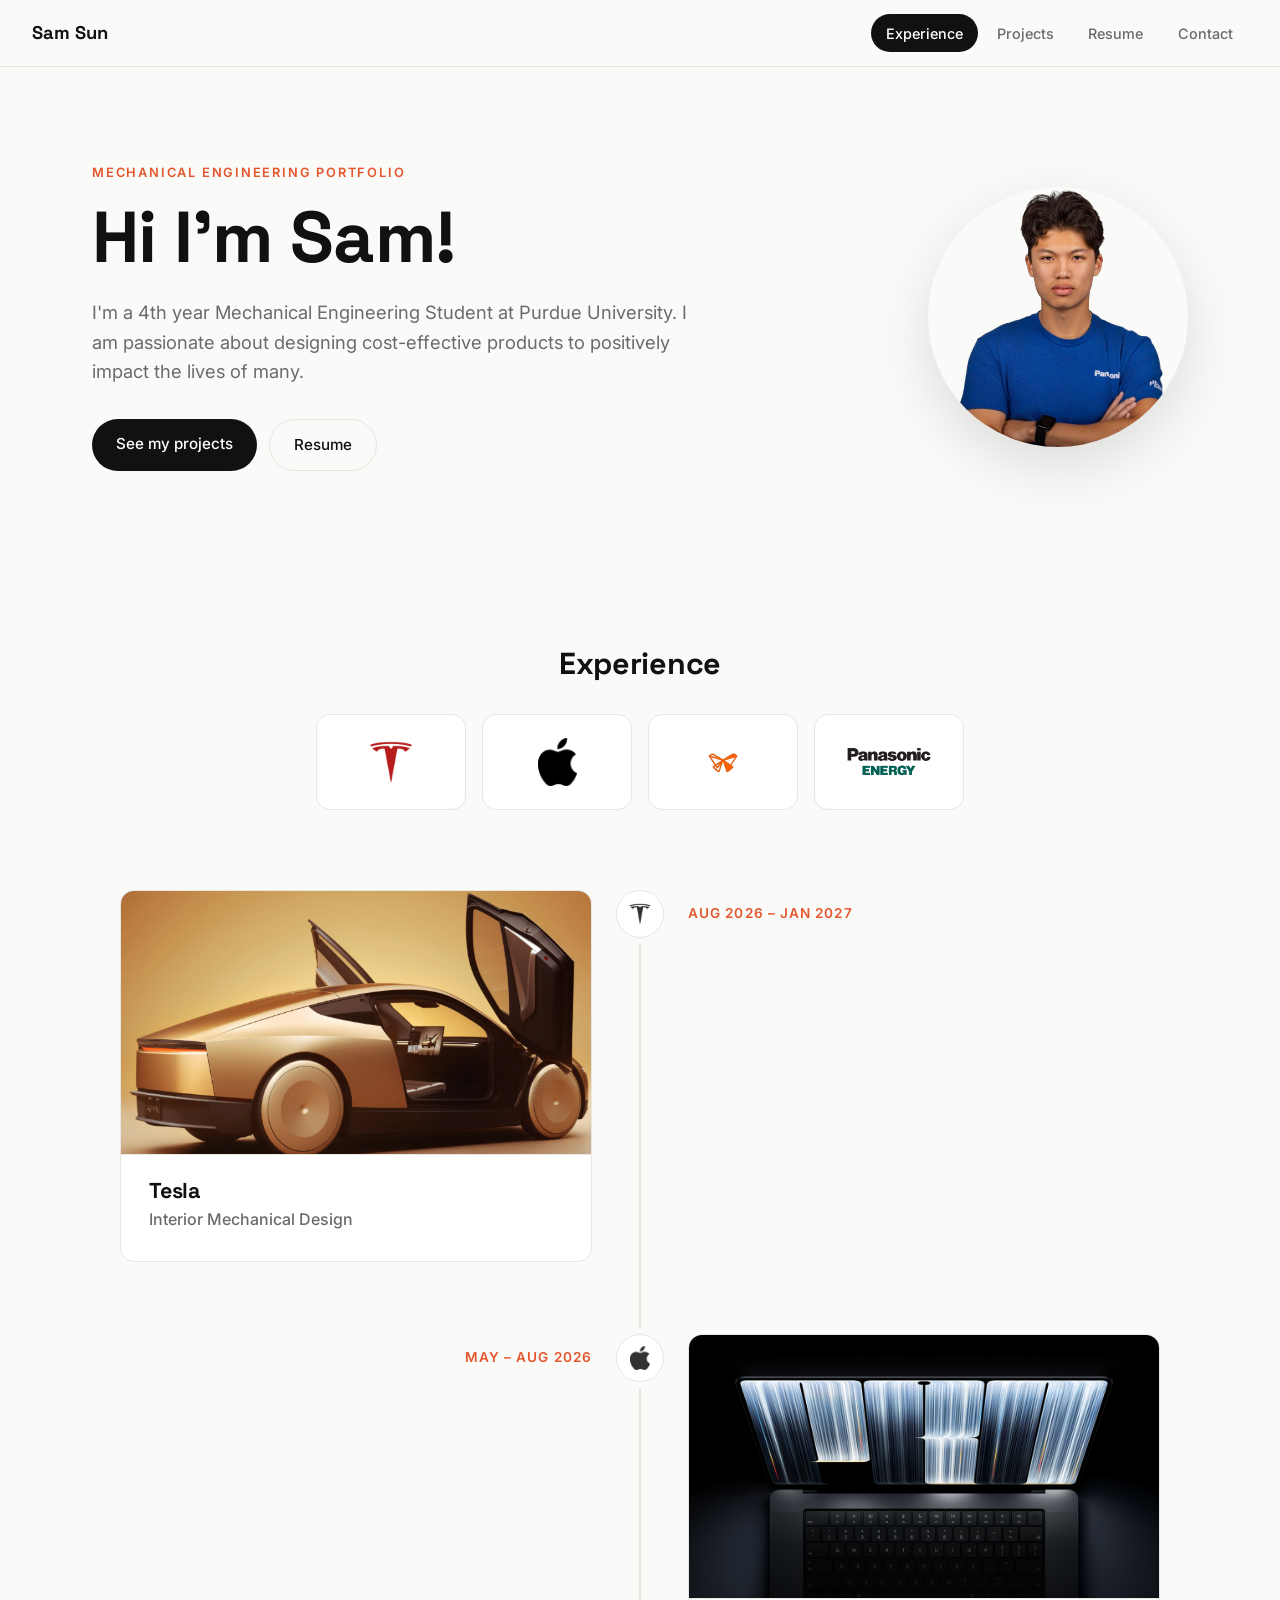
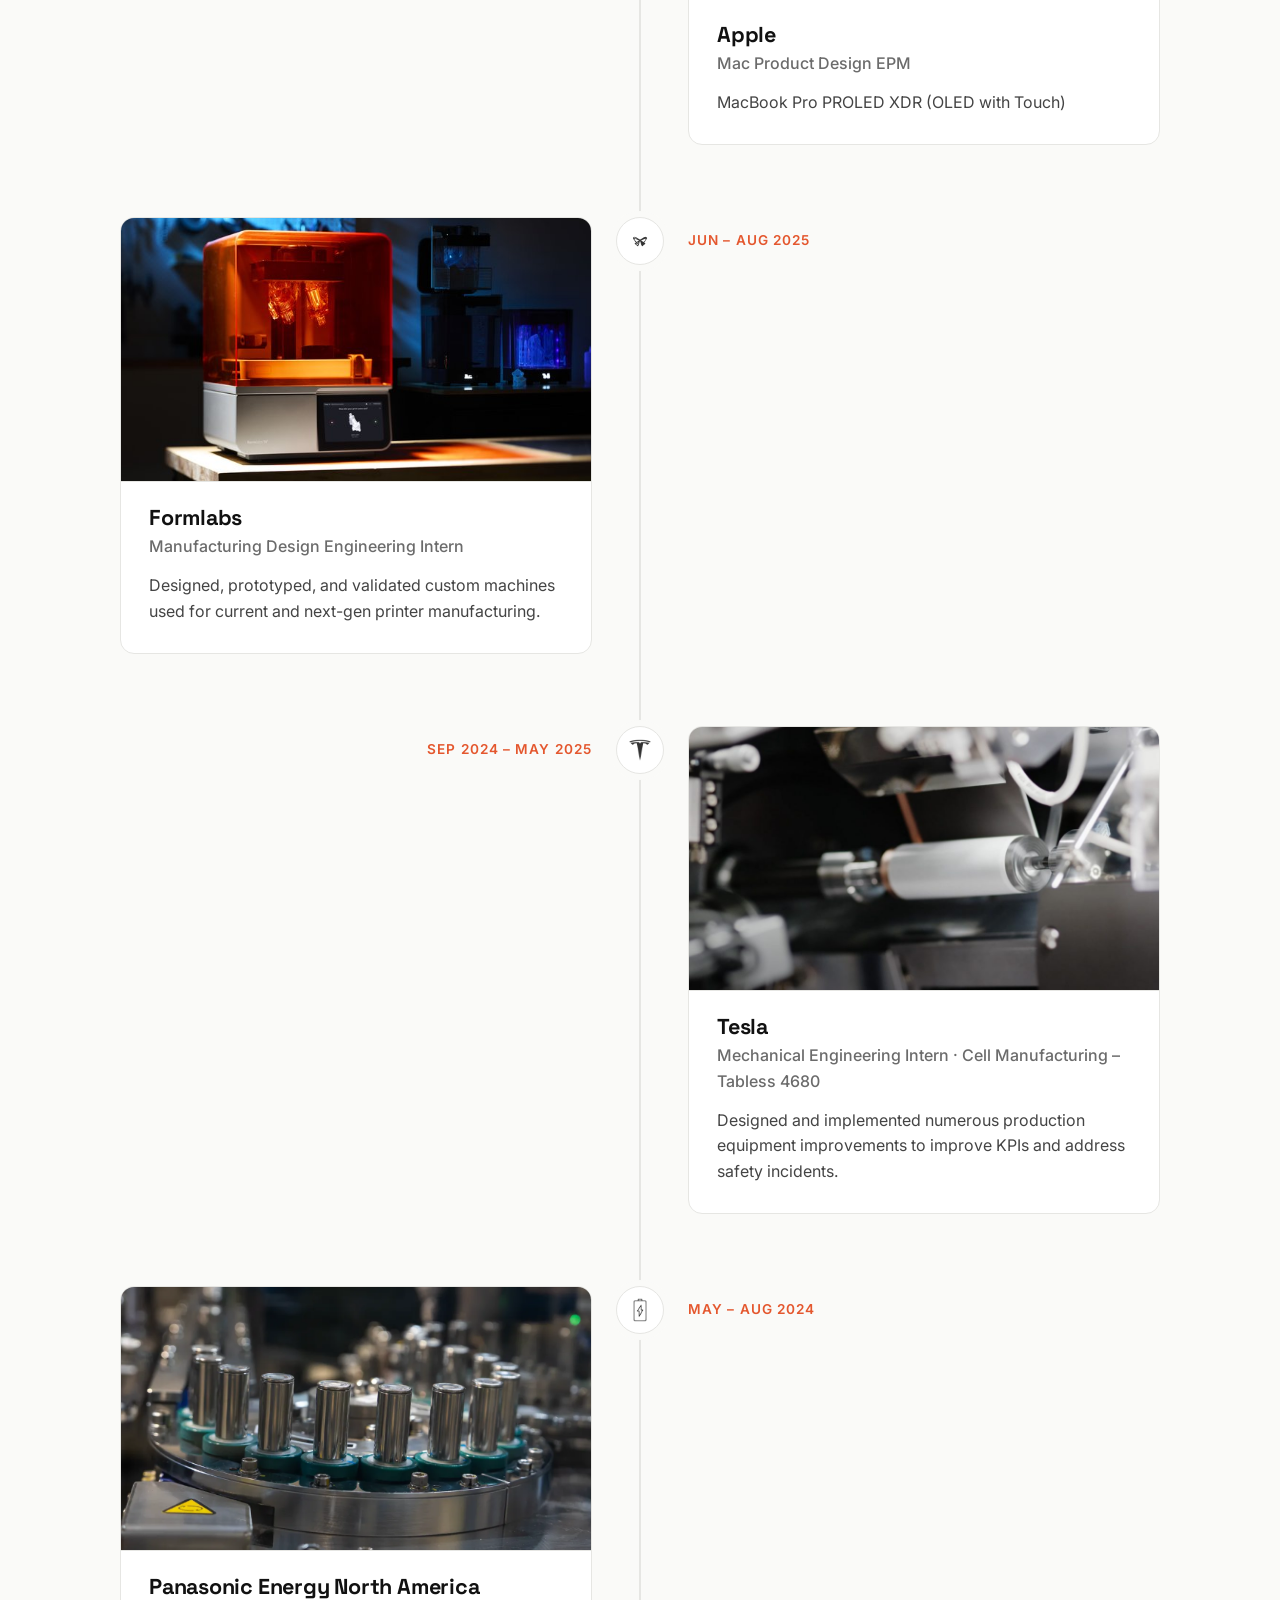
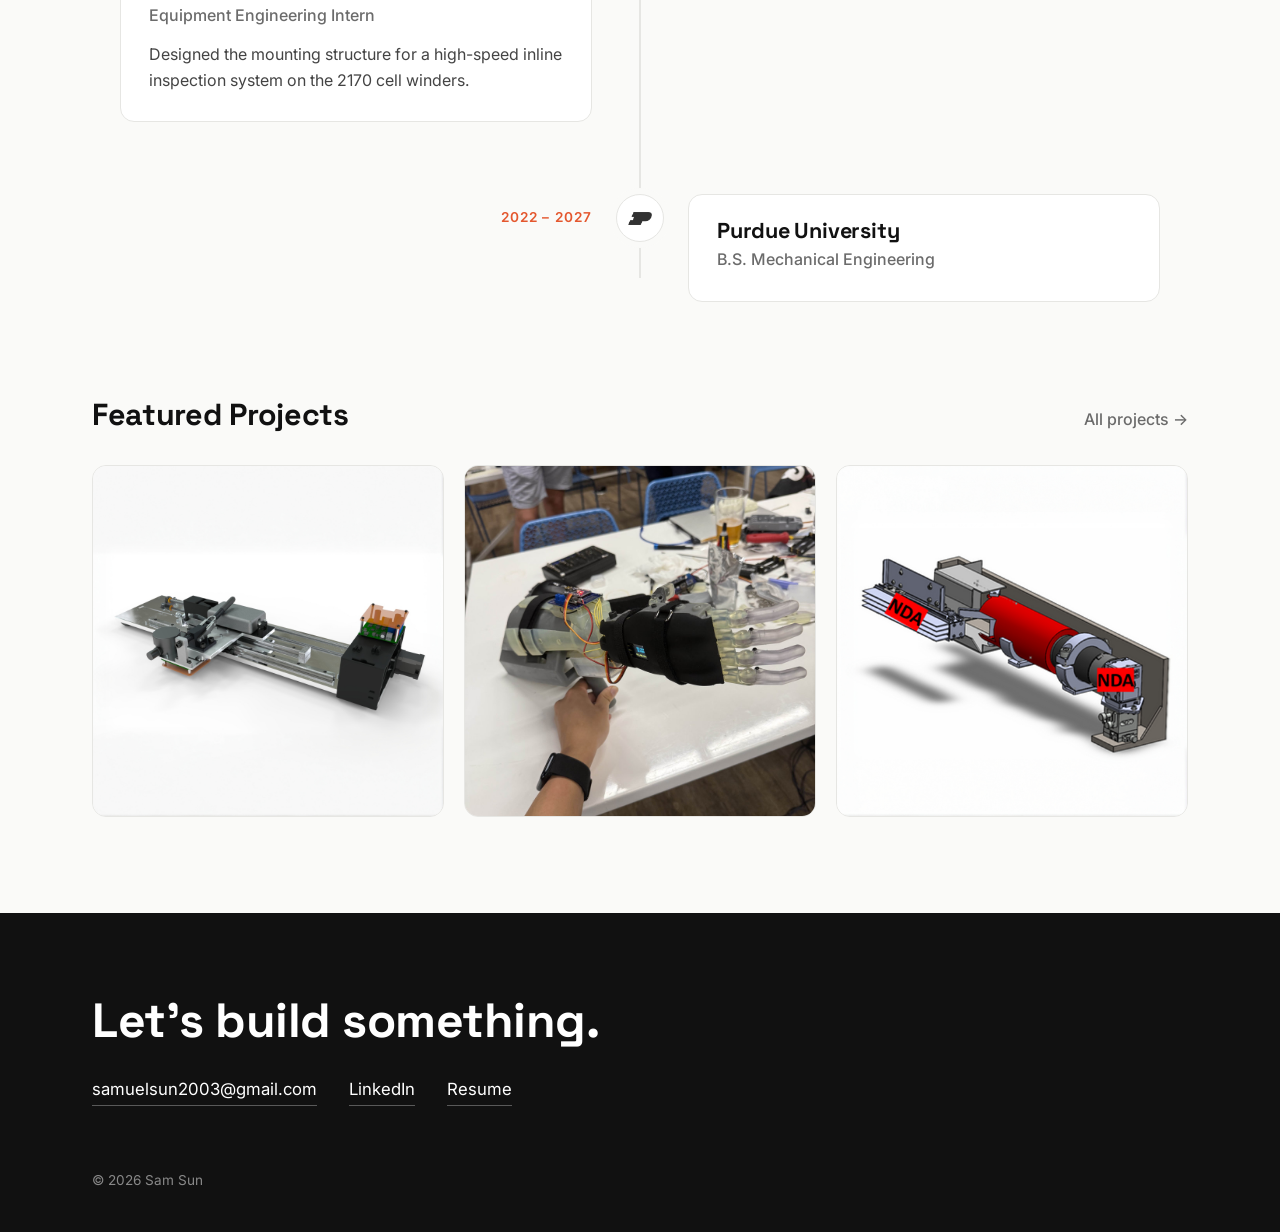
<file: index.html>
<!DOCTYPE html>
<html lang="en">
<head>
  <meta charset="UTF-8">
  <meta name="viewport" content="width=device-width, initial-scale=1">
  <title>Sam Sun | Mechanical Engineering Portfolio</title>
  <meta name="description" content="Sam Sun — Mechanical Engineering student at Purdue. Experience at Formlabs, Tesla, and Panasonic.">
  <link rel="preconnect" href="https://fonts.googleapis.com">
  <link href="https://fonts.googleapis.com/css2?family=Inter:wght@400;500;600&family=Space+Grotesk:wght@500;700&display=swap" rel="stylesheet">
  <link rel="icon" type="image/png" href="images/tab-icon.png">
  <link rel="stylesheet" href="style.css">
</head>
<body data-page="home">
  <header id="site-header" class="site-header"></header>

  <main>
    <section id="hero" class="hero wrap"></section>

    <section class="wrap">
      <h2 class="section-title center">Experience</h2>
      <div id="logo-row" class="logo-row"></div>
      <div id="experience-list" class="timeline"></div>
    </section>

    <section class="wrap">
      <div class="section-head">
        <h2 class="section-title">Featured Projects</h2>
        <a href="projects.html" class="link-arrow">All projects →</a>
      </div>
      <div id="featured" class="grid"></div>
    </section>
  </main>

  <footer id="site-footer" class="site-footer"></footer>
  <script src="data.js"></script>
  <script src="site.js"></script>
</body>
</html>
</file>
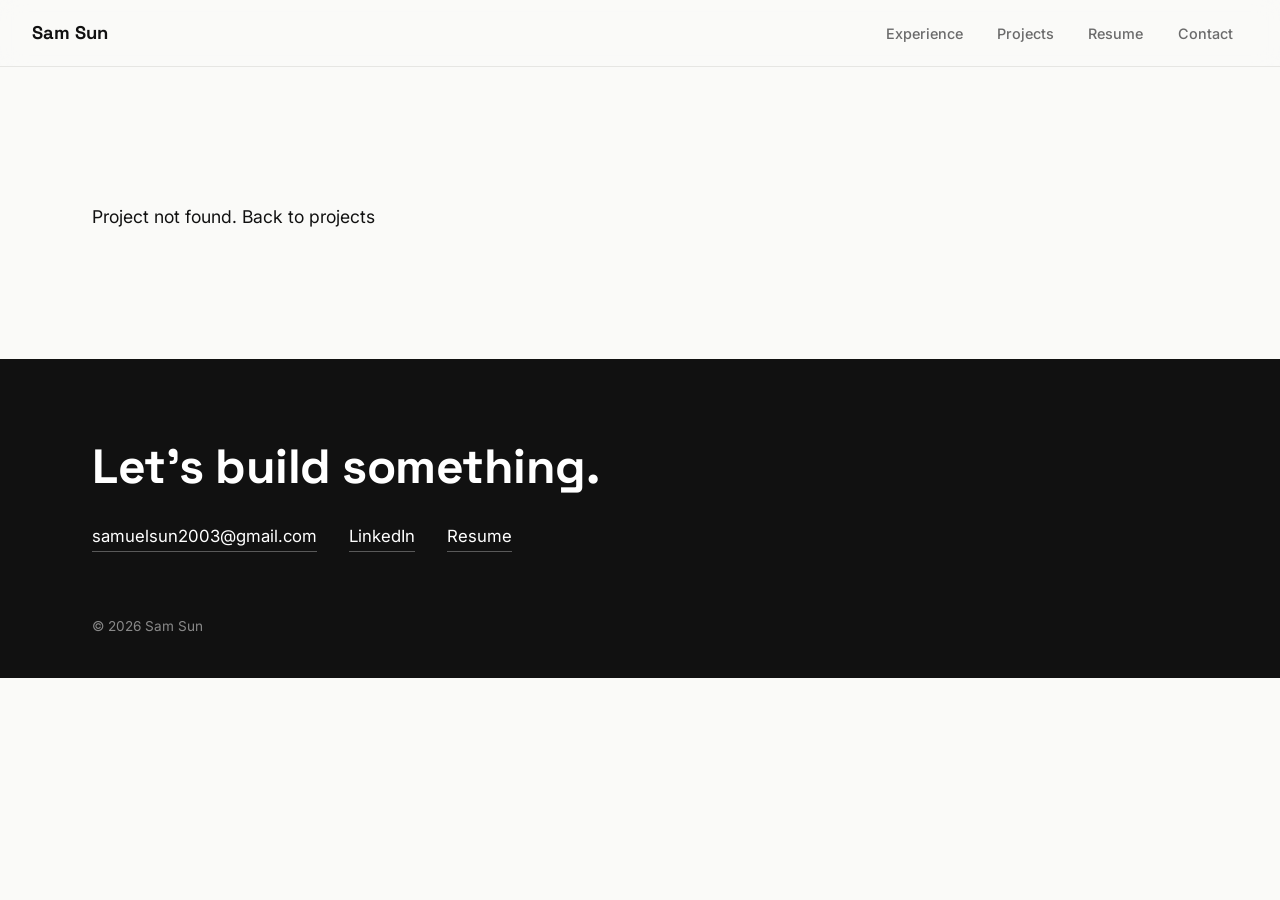
<file: project.html>
<!DOCTYPE html>
<html lang="en">
<head>
  <meta charset="UTF-8">
  <meta name="viewport" content="width=device-width, initial-scale=1">
  <title>Project | Sam Sun</title>
  <link rel="preconnect" href="https://fonts.googleapis.com">
  <link href="https://fonts.googleapis.com/css2?family=Inter:wght@400;500;600&family=Space+Grotesk:wght@500;700&display=swap" rel="stylesheet">
  <link rel="icon" type="image/png" href="images/tab-icon.png">
  <link rel="stylesheet" href="style.css">
</head>
<body data-page="project">
  <header id="site-header" class="site-header"></header>

  <main id="project" class="wrap detail"></main>

  <footer id="site-footer" class="site-footer"></footer>
  <script src="data.js"></script>
  <script src="site.js"></script>
</body>
</html>
</file>
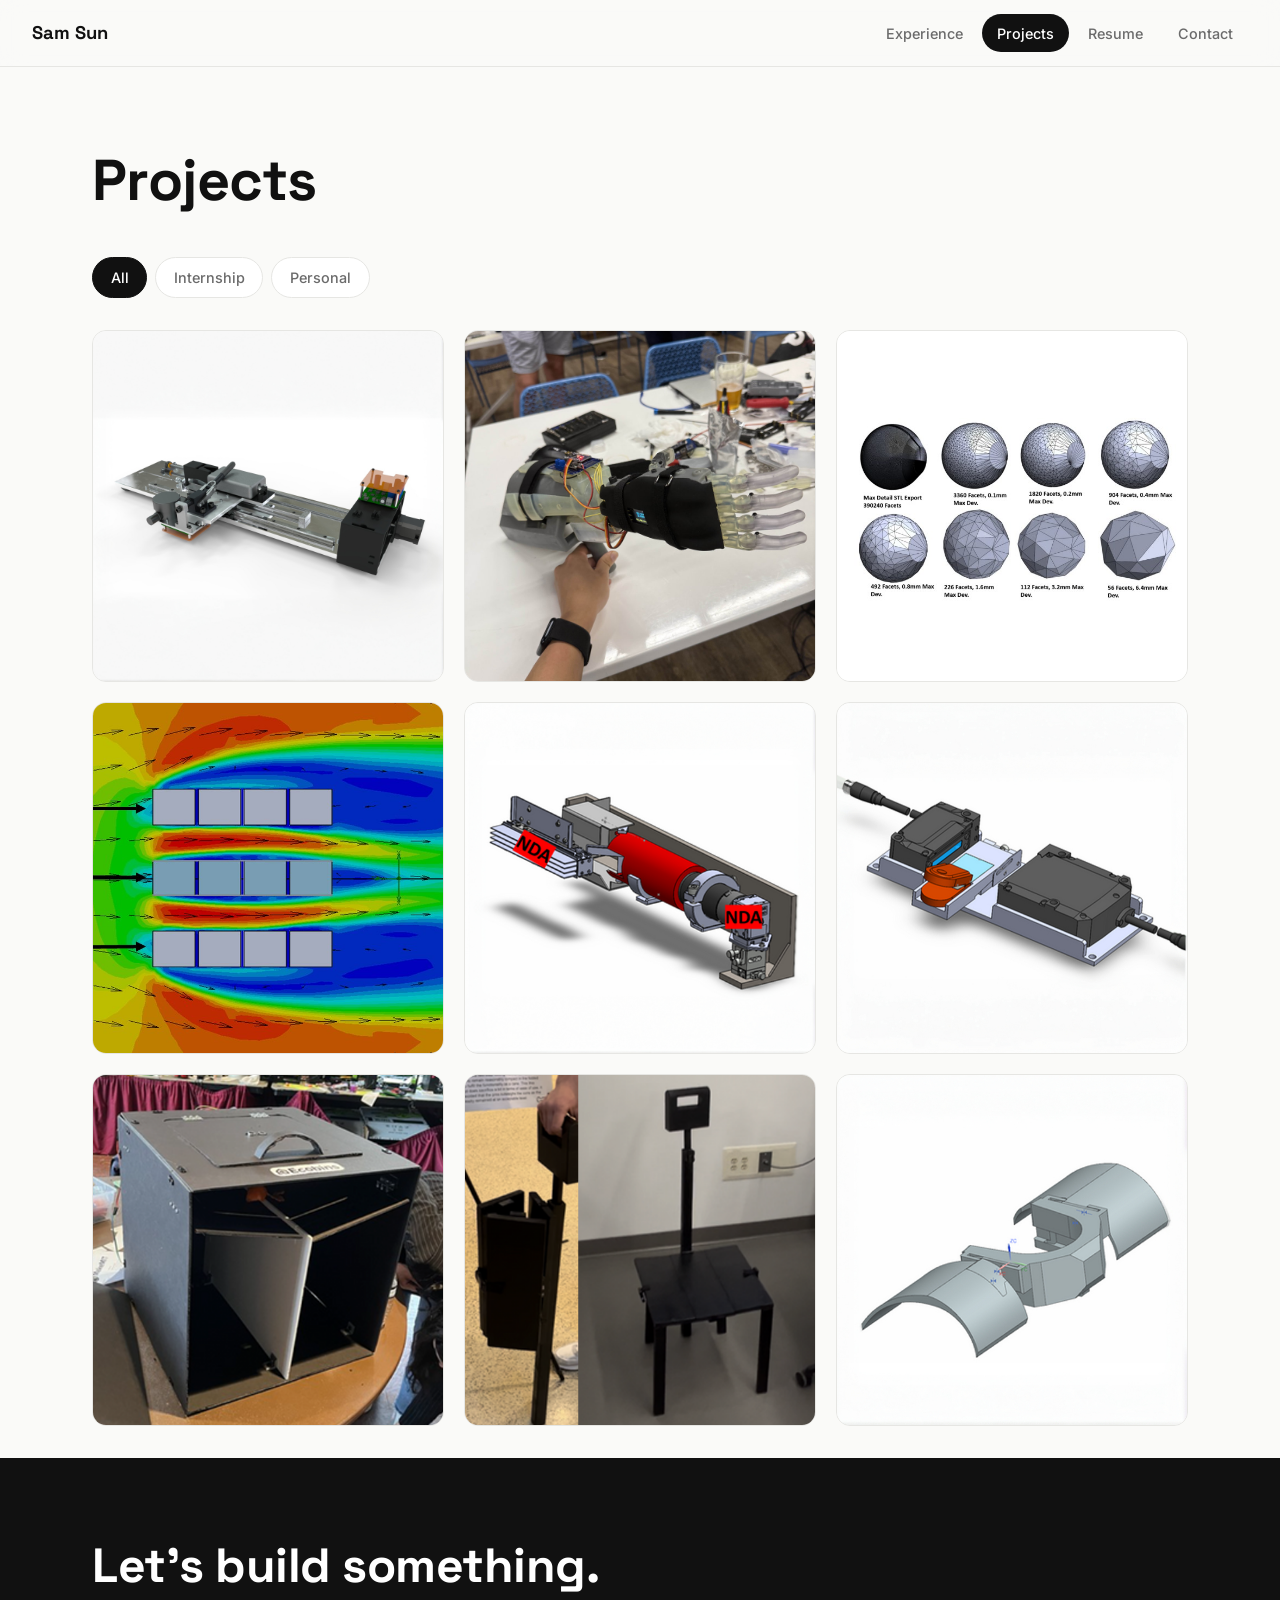
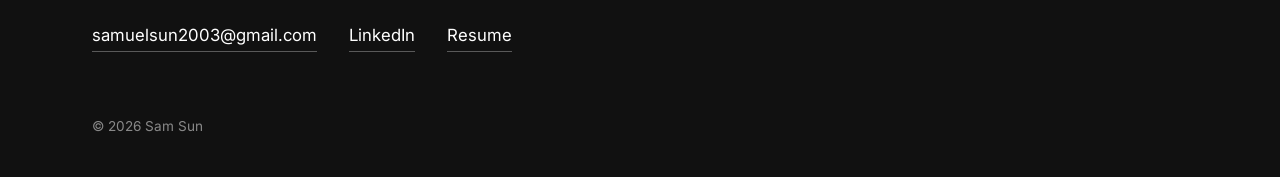
<file: projects.html>
<!DOCTYPE html>
<html lang="en">
<head>
  <meta charset="UTF-8">
  <meta name="viewport" content="width=device-width, initial-scale=1">
  <title>Projects | Sam Sun</title>
  <link rel="preconnect" href="https://fonts.googleapis.com">
  <link href="https://fonts.googleapis.com/css2?family=Inter:wght@400;500;600&family=Space+Grotesk:wght@500;700&display=swap" rel="stylesheet">
  <link rel="icon" type="image/png" href="images/tab-icon.png">
  <link rel="stylesheet" href="style.css">
</head>
<body data-page="projects">
  <header id="site-header" class="site-header"></header>

  <main class="wrap">
    <div class="page-head">
      <h1>Projects</h1>
    </div>
    <div id="filters" class="filters"></div>
    <div id="project-grid" class="grid"></div>
  </main>

  <footer id="site-footer" class="site-footer"></footer>
  <script src="data.js"></script>
  <script src="site.js"></script>
</body>
</html>
</file>
<file: style.css>
/* ---------- Theme: change these to restyle the whole site ---------- */
:root {
  --bg: #fafaf8;
  --surface: #ffffff;
  --text: #111111;
  --muted: #6b6b6b;
  --line: #e6e6e3;
  --accent: #e4572e;
  --overlay: rgba(12, 12, 14, 0.82);
  --radius: 14px;
  --max: 1160px;
  --font-head: "Space Grotesk", system-ui, sans-serif;
  --font-body: "Inter", system-ui, sans-serif;
}

* { box-sizing: border-box; margin: 0; padding: 0; }
html { scroll-behavior: smooth; }
body {
  font-family: var(--font-body);
  background: var(--bg);
  color: var(--text);
  line-height: 1.6;
  -webkit-font-smoothing: antialiased;
}
a { color: inherit; text-decoration: none; }
img { display: block; max-width: 100%; }
h1, h2, h3 { font-family: var(--font-head); line-height: 1.15; letter-spacing: -0.01em; }
.wrap { max-width: var(--max); margin: 0 auto; padding: 0 2rem; }
.eyebrow { font-size: 0.8rem; font-weight: 600; letter-spacing: 0.14em; text-transform: uppercase; color: var(--accent); margin-bottom: 0.75rem; }
.lead { font-size: 1.15rem; color: var(--muted); max-width: 620px; }

/* ---------- Header / tabs ---------- */
.site-header {
  position: sticky; top: 0; z-index: 50;
  display: flex; align-items: center; justify-content: space-between;
  padding: 0.9rem 2rem;
  background: rgba(250, 250, 248, 0.85);
  backdrop-filter: saturate(180%) blur(12px);
  border-bottom: 1px solid var(--line);
}
.brand { font-family: var(--font-head); font-weight: 700; font-size: 1.15rem; }
.tabs { display: flex; gap: 0.25rem; }
.tabs a {
  padding: 0.45rem 0.95rem; border-radius: 999px;
  font-size: 0.9rem; font-weight: 500; color: var(--muted);
  transition: background 0.2s, color 0.2s;
}
.tabs a:hover { color: var(--text); background: #efefec; }
.tabs a.active { color: #fff; background: var(--text); }

/* ---------- Buttons ---------- */
.btn {
  display: inline-block; padding: 0.8rem 1.5rem; border-radius: 999px;
  background: var(--text); color: #fff; font-weight: 500; font-size: 0.95rem;
  transition: background 0.2s, transform 0.2s;
}
.btn:hover { background: var(--accent); transform: translateY(-1px); }
.btn-ghost { background: transparent; color: var(--text); border: 1px solid var(--line); }
.btn-ghost:hover { background: var(--surface); border-color: var(--text); }
.link-arrow { font-weight: 500; color: var(--muted); }
.link-arrow:hover { color: var(--accent); }

/* ---------- Hero ---------- */
.hero {
  display: grid; grid-template-columns: 1fr auto; align-items: center; gap: 4rem;
  padding-top: 6rem; padding-bottom: 5rem;
}
.hero h1 { font-size: clamp(2.6rem, 6vw, 4.5rem); margin-bottom: 1.25rem; }
.hero-actions { display: flex; gap: 0.75rem; margin-top: 2rem; flex-wrap: wrap; }
.avatar { width: 260px; height: 260px; border-radius: 50%; object-fit: cover; box-shadow: 0 20px 60px rgba(0,0,0,0.12); }

/* ---------- Section titles ---------- */
main > .wrap { margin-bottom: 6rem; }
.section-title { font-size: 1.9rem; margin-bottom: 2rem; }
.section-head { display: flex; justify-content: space-between; align-items: baseline; }

/* ---------- Experience: logo row + timeline ---------- */
.section-title.center { text-align: center; }
.logo-row { display: flex; justify-content: center; flex-wrap: wrap; gap: 1rem; margin: 0 auto 5rem; }
.logo-tile {
  width: 150px; height: 96px; display: grid; place-items: center; padding: 1.25rem 1.5rem;
  background: var(--surface); border: 1px solid var(--line); border-radius: var(--radius);
  transition: border-color 0.2s, box-shadow 0.2s, transform 0.2s;
}
.logo-tile img { max-width: 100%; max-height: 48px; object-fit: contain; }
.logo-tile:hover { border-color: #d0d0cc; box-shadow: 0 10px 30px rgba(0,0,0,0.06); transform: translateY(-2px); }

.timeline { position: relative; max-width: 1040px; margin: 0 auto; }
.timeline::before {                              /* the vertical line */
  content: ""; position: absolute; left: 50%; top: 24px; bottom: 24px;
  width: 2px; margin-left: -1px; background: var(--line);
}
.tl-item {
  position: relative; display: grid; grid-template-columns: 1fr 96px 1fr;
  align-items: start; margin-bottom: 4.5rem; scroll-margin-top: 90px;
}
.tl-item:last-child { margin-bottom: 0; }
.tl-marker {
  grid-column: 2; grid-row: 1; justify-self: center; z-index: 1;
  width: 48px; height: 48px; border-radius: 50%; display: grid; place-items: center;
  background: var(--surface); border: 1px solid var(--line);
  box-shadow: 0 0 0 6px var(--bg);              /* gap between dot and line */
}
.tl-marker img { width: 24px; height: 24px; object-fit: contain; filter: grayscale(1) brightness(0); opacity: 0.8; }
.tl-date {
  grid-row: 1; height: 48px; display: flex; align-items: center;
  font-size: 0.85rem; font-weight: 600; letter-spacing: 0.08em; text-transform: uppercase; color: var(--accent);
}
.tl-card {
  grid-row: 1; background: var(--surface); border: 1px solid var(--line);
  border-radius: var(--radius); overflow: hidden;
  transition: box-shadow 0.25s, transform 0.25s;
}
.tl-card:hover { box-shadow: 0 14px 40px rgba(0,0,0,0.07); transform: translateY(-2px); }

/* odd entries: card left, date right — even entries: flipped */
.tl-item:nth-child(odd) .tl-card { grid-column: 1; }
.tl-item:nth-child(odd) .tl-date { grid-column: 3; }
.tl-item:nth-child(even) .tl-card { grid-column: 3; }
.tl-item:nth-child(even) .tl-date { grid-column: 1; justify-content: flex-end; }

.tl-photo { aspect-ratio: 16 / 9; background: #f0f0ed; border-bottom: 1px solid var(--line); }
.tl-photo img { width: 100%; height: 100%; object-fit: cover; }
.tl-photo.empty { display: grid; place-items: center; }
.tl-photo.empty img { width: 64px; height: 64px; object-fit: contain; opacity: 0.12; filter: grayscale(1); }
.tl-body { padding: 1.5rem 1.75rem 1.75rem; }
.tl-date-inline { display: none; }
.tl-body h3 { font-size: 1.35rem; }
.tl-role { font-weight: 500; color: var(--muted); margin-top: 0.2rem; }
.tl-summary { margin-top: 0.85rem; color: #444; }
.tl-more { display: inline-block; margin-top: 1rem; font-weight: 600; font-size: 0.9rem; color: var(--accent); }
.tl-more:hover { text-decoration: underline; }

/* ---------- Project grid + hover cards ---------- */
.grid { display: grid; grid-template-columns: repeat(auto-fill, minmax(320px, 1fr)); gap: 1.25rem; }
.card {
  position: relative; display: block; overflow: hidden;
  border-radius: var(--radius); aspect-ratio: 1 / 1; background: #fff;
  border: 1px solid var(--line);
}
.card[hidden] { display: none; }
.card img { width: 100%; height: 100%; object-fit: cover; transition: transform 0.6s ease; }
.card-overlay {
  position: absolute; inset: 0;
  display: flex; flex-direction: column; justify-content: flex-end;
  padding: 1.75rem; color: #fff;
  background: var(--overlay);
  opacity: 0; transition: opacity 0.35s ease;
}
.card-overlay > * { transform: translateY(14px); transition: transform 0.4s ease; }
.card-cat { font-size: 0.75rem; font-weight: 600; letter-spacing: 0.12em; text-transform: uppercase; color: var(--accent); }
.card-overlay h3 { font-size: 1.45rem; margin: 0.4rem 0 0.6rem; }
.card-overlay p { font-size: 0.95rem; color: rgba(255,255,255,0.8); }
.card-more { margin-top: 1rem; font-size: 0.85rem; font-weight: 600; }
.card:hover img, .card:focus-visible img { transform: scale(1.06); }
.card:hover .card-overlay, .card:focus-visible .card-overlay { opacity: 1; }
.card:hover .card-overlay > *, .card:focus-visible .card-overlay > * { transform: none; }

/* Phones/tablets can't hover: always show the title on a gradient */
@media (hover: none) {
  .card-overlay { opacity: 1; background: linear-gradient(to top, rgba(0,0,0,0.85) 0%, rgba(0,0,0,0) 60%); }
  .card-overlay > * { transform: none; }
  .card-overlay p, .card-more { display: none; }
}

/* ---------- Projects page ---------- */
.page-head { padding: 5rem 0 2rem; }
.page-head h1 { font-size: clamp(2.4rem, 5vw, 3.6rem); margin-bottom: 0.75rem; }
.filters { display: flex; gap: 0.5rem; flex-wrap: wrap; margin-bottom: 2rem; }
.filters button {
  font: inherit; font-size: 0.9rem; font-weight: 500; cursor: pointer;
  padding: 0.5rem 1.1rem; border-radius: 999px;
  border: 1px solid var(--line); background: var(--surface); color: var(--muted);
  transition: all 0.2s;
}
.filters button:hover { color: var(--text); border-color: var(--text); }
.filters button.active { background: var(--text); color: #fff; border-color: var(--text); }

/* ---------- Project detail ---------- */
.detail { padding-top: 2.5rem; }
.back { font-size: 0.9rem; font-weight: 500; color: var(--muted); }
.back:hover { color: var(--accent); }
.detail-hero { padding: 3rem 0 3.5rem; border-bottom: 1px solid var(--line); margin-bottom: 1rem; }
.detail-hero h1 { font-size: clamp(2.2rem, 5vw, 3.6rem); margin-bottom: 1rem; max-width: 900px; }
.tags { display: flex; gap: 0.5rem; flex-wrap: wrap; margin-top: 1.5rem; }
.tags span { font-size: 0.8rem; font-weight: 500; padding: 0.3rem 0.8rem; border-radius: 999px; background: #efefec; }
.detail-row {
  display: grid; grid-template-columns: 1fr 1.2fr; gap: 3.5rem; align-items: center;
  padding: 3rem 0;
}
.detail-row.flip .detail-text { order: 2; }
.detail-row.no-img { grid-template-columns: 1fr; }
.detail-text h2 { font-size: 0.85rem; letter-spacing: 0.14em; text-transform: uppercase; color: var(--accent); margin-bottom: 1rem; font-family: var(--font-body); font-weight: 600; }
.detail-text ul { list-style: none; display: flex; flex-direction: column; gap: 0.9rem; }
.detail-text li { position: relative; padding-left: 1.4rem; font-size: 1.05rem; }
.detail-text li::before { content: ""; position: absolute; left: 0; top: 0.65em; width: 7px; height: 7px; border-radius: 50%; background: var(--accent); }
.detail-text a { color: var(--accent); text-decoration: underline; }
.detail-row figure { background: var(--surface); border: 1px solid var(--line); border-radius: var(--radius); overflow: hidden; }
.detail-row figure img { width: 100%; max-height: 560px; object-fit: contain; margin: 0 auto; }
.detail-row figure video { display: block; width: 100%; max-height: 560px; object-fit: contain; }
.pager { display: grid; grid-template-columns: 1fr 1fr; gap: 1.25rem; margin-top: 3rem; padding-top: 2.5rem; border-top: 1px solid var(--line); }
.pager a { padding: 1.25rem 1.5rem; border: 1px solid var(--line); border-radius: var(--radius); background: var(--surface); font-family: var(--font-head); font-weight: 500; font-size: 1.1rem; transition: border-color 0.2s; }
.pager a:hover { border-color: var(--accent); }
.pager small { display: block; font-family: var(--font-body); font-size: 0.8rem; color: var(--muted); margin-bottom: 0.25rem; }
.pager .next { text-align: right; }
.missing { padding: 6rem 0; font-size: 1.1rem; }

/* ---------- Footer ---------- */
.site-footer { background: var(--text); color: #fff; margin-top: 2rem; }
.footer-inner { max-width: var(--max); margin: 0 auto; padding: 5rem 2rem 2.5rem; }
.footer-inner h2 { font-size: clamp(2rem, 4vw, 3rem); margin-bottom: 1.75rem; }
.footer-links { display: flex; gap: 2rem; flex-wrap: wrap; font-size: 1.05rem; }
.footer-links a { border-bottom: 1px solid rgba(255,255,255,0.3); padding-bottom: 2px; }
.footer-links a:hover { color: var(--accent); border-color: var(--accent); }
.copy { margin-top: 4rem; font-size: 0.85rem; color: rgba(255,255,255,0.5); }

/* ---------- Mobile ---------- */
@media (max-width: 760px) {
  .wrap { padding: 0 1.25rem; }
  .site-header { padding: 0.75rem 1.25rem; flex-direction: column; gap: 0.5rem; }
  .tabs a { padding: 0.4rem 0.7rem; font-size: 0.85rem; }
  .hero { grid-template-columns: 1fr; gap: 2rem; padding: 3rem 1.25rem; text-align: left; }
  .avatar { width: 140px; height: 140px; order: -1; }
  .logo-row { gap: 0.6rem; margin-bottom: 3rem; }
  .logo-tile { width: calc(25% - 0.45rem); height: 64px; padding: 0.7rem; }
  .logo-tile img { max-height: 32px; }
  .timeline::before { left: 24px; }
  .tl-item { grid-template-columns: 48px 1fr; column-gap: 1rem; margin-bottom: 2.5rem; }
  .tl-marker { grid-column: 1 !important; }
  .tl-card { grid-column: 2 !important; }
  .tl-date { display: none; }
  .tl-date-inline { display: block; font-size: 0.8rem; font-weight: 600; letter-spacing: 0.08em; text-transform: uppercase; color: var(--accent); margin-bottom: 0.3rem; }
  .grid { grid-template-columns: 1fr; }
  .detail-row, .detail-row.flip { grid-template-columns: 1fr; gap: 1.5rem; padding: 2rem 0; }
  .detail-row.flip .detail-text { order: 0; }
  .pager { grid-template-columns: 1fr; }
}
</file>
